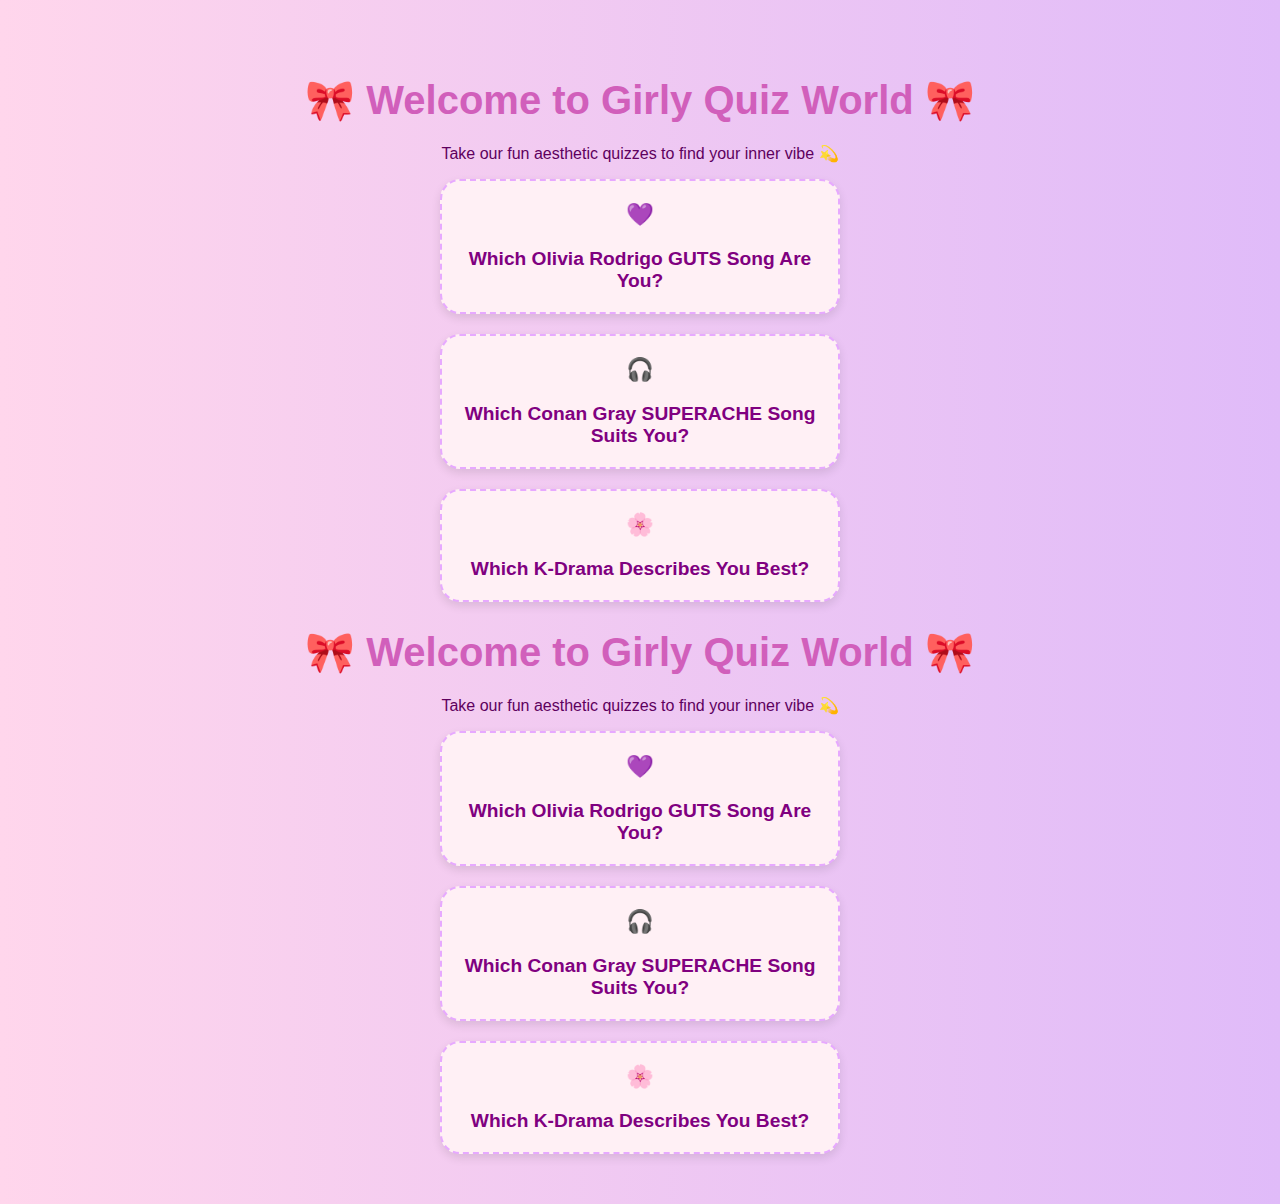
<file: Index.html>
<!DOCTYPE html>
<html lang="en">
<head>
  <meta charset="UTF-8" />
  <meta name="viewport" content="width=device-width, initial-scale=1.0"/>
  <title>Girly Quiz World 💕</title>
  <link rel="stylesheet" href="style.css" />
  <style>
    body {
      font-family: 'Comic Sans MS', cursive, sans-serif;
      background: linear-gradient(to right, #ffd6ec, #e0bbf9);
      text-align: center;
      padding: 30px;
      color: #5e005e;
    }

    h1 {
      font-size: 2.5em;
      margin-bottom: 20px;
    }

    .quiz-links {
      display: flex;
      flex-direction: column;
      gap: 20px;
      max-width: 400px;
      margin: 0 auto;
    }

    .quiz-box {
      background-color: #fff0f5;
      border: 2px dashed #e7a9ff;
      padding: 20px;
      border-radius: 20px;
      box-shadow: 0 4px 10px rgba(0,0,0,0.1);
      transition: 0.3s;
    }

    .quiz-box:hover {
      transform: scale(1.05);
      background-color: #ffe9fc;
    }

    .quiz-box a {
      text-decoration: none;
      color: #800080;
      font-weight: bold;
      font-size: 1.2em;
    }

    .emoji {
      font-size: 1.4em;
    }
  </style>
</head>
<body>
  <h1>🎀 Welcome to Girly Quiz World 🎀</h1>
  <p>Take our fun aesthetic quizzes to find your inner vibe 💫</p>

  <div class="quiz-links">
    <div class="quiz-box">
      <span class="emoji">💜</span> 
      <a href="quiz1.html">Which Olivia Rodrigo GUTS Song Are You?</a>
    </div>

    <div class="quiz-box">
      <span class="emoji">🎧</span> 
      <a href="quiz2.html">Which Conan Gray SUPERACHE Song Suits You?</a>
    </div>

    <div class="quiz-box">
      <span class="emoji">🌸</span> 
      <a href="quiz3.html">Which K-Drama Describes You Best?</a>
    </div>
  </div>
</body>
</html><!DOCTYPE html>
<html lang="en">
<head>
  <meta charset="UTF-8" />
  <meta name="viewport" content="width=device-width, initial-scale=1.0"/>
  <title>Girly Quiz World 💕</title>
  <link rel="stylesheet" href="style.css" />
  <style>
    body {
      font-family: 'Comic Sans MS', cursive, sans-serif;
      background: linear-gradient(to right, #ffd6ec, #e0bbf9);
      text-align: center;
      padding: 30px;
      color: #5e005e;
    }

    h1 {
      font-size: 2.5em;
      margin-bottom: 20px;
    }

    .quiz-links {
      display: flex;
      flex-direction: column;
      gap: 20px;
      max-width: 400px;
      margin: 0 auto;
    }

    .quiz-box {
      background-color: #fff0f5;
      border: 2px dashed #e7a9ff;
      padding: 20px;
      border-radius: 20px;
      box-shadow: 0 4px 10px rgba(0,0,0,0.1);
      transition: 0.3s;
    }

    .quiz-box:hover {
      transform: scale(1.05);
      background-color: #ffe9fc;
    }

    .quiz-box a {
      text-decoration: none;
      color: #800080;
      font-weight: bold;
      font-size: 1.2em;
    }

    .emoji {
      font-size: 1.4em;
    }
  </style>
</head>
<body>
  <h1>🎀 Welcome to Girly Quiz World 🎀</h1>
  <p>Take our fun aesthetic quizzes to find your inner vibe 💫</p>

  <div class="quiz-links">
    <div class="quiz-box">
      <span class="emoji">💜</span> 
      <a href="quiz1.html">Which Olivia Rodrigo GUTS Song Are You?</a>
    </div>

    <div class="quiz-box">
      <span class="emoji">🎧</span> 
      <a href="quiz2.html">Which Conan Gray SUPERACHE Song Suits You?</a>
    </div>

    <div class="quiz-box">
      <span class="emoji">🌸</span> 
      <a href="quiz3.html">Which K-Drama Describes You Best?</a>
    </div>
  </div>
</body>
</html>
</file>
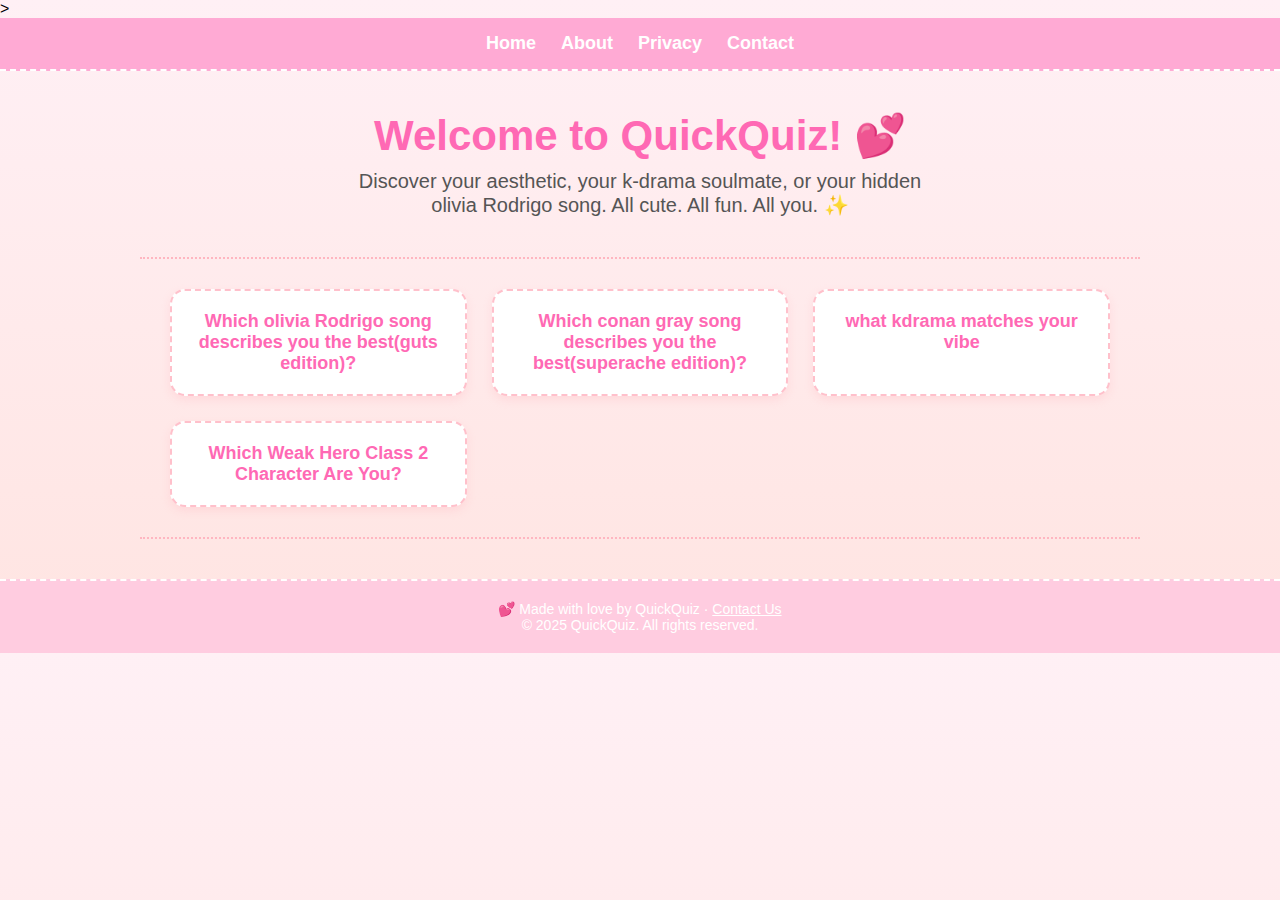
<file: index.html>
<!DOCTYPE html>
<html lang="en">
<head>
  <meta charset="UTF-8" />
  <meta name="viewport" content="width=device-width, initial-scale=1.0"/>
  <title>QuickQuiz 💕</title>

  <style>
    /* 🌸 Base Styling */
    * {
      margin: 0;
      padding: 0;
      box-sizing: border-box;
    }

    body {
      background: linear-gradient(to bottom, #fff0f5, #ffe4e1);
      font-family: 'Comic Sans MS', cursive, sans-serif;
      overflow-x: hidden;
    }

    /* 🌈 Navbar */
    nav {
      background-color: #ffaad4;
      display: flex;
      flex-wrap: wrap;
      justify-content: center;
      gap: 25px;
      padding: 15px 0;
      border-bottom: 2px dashed white;
      position: sticky;
      top: 0;
      z-index: 1000;
    }

    nav a {
      text-decoration: none;
      color: #fff;
      font-weight: bold;
      font-size: 18px;
      transition: color 0.3s ease;
    }

    nav a:hover {
      color: #ffe5f0;
    }

    /* 💫 Header */
    header {
      text-align: center;
      padding: 40px 20px;
    }

    header h1 {
      color: #ff69b4;
      font-size: 42px;
      margin-bottom: 10px;
    }

    header p {
      font-size: 20px;
      color: #555;
      max-width: 600px;
      margin: 0 auto;
    }

    /* 🧁 Quiz Section */
    .quiz-section {
      display: grid;
      grid-template-columns: repeat(auto-fit, minmax(250px, 1fr));
      gap: 25px;
      padding: 30px;
      margin: 0 auto;
      max-width: 1000px;
      border-top: 2px dotted #ffb6c1;
      border-bottom: 2px dotted #ffb6c1;
    }

    .quiz-card {
      background-color: #fff;
      border: 2px dashed #ffc0cb;
      padding: 20px;
      text-align: center;
      border-radius: 15px;
      box-shadow: 0 4px 8px rgba(255, 182, 193, 0.3);
    
    }

    .quiz-card:hover {
      transform: scale(1.05);
    }

  
    

    .quiz-card h3 {
      color: #ff69b4;
      font-size: 18px;
    }

    .quiz-card a {
      color: #ff69b4;
      text-decoration: none;
    }




    /* 💖 Footer */
    footer {
      background-color: #ffcce0;
      color: #fff;
      text-align: center;
      padding: 20px;
      font-size: 14px;
      margin-top: 40px;
      border-top: 2px dashed #fff;
    }

    footer a {
      color: #fff;
      text-decoration: underline;
    }

    
  </style>
</head>
<body>

  >

  <!-- 🌸 Navbar -->
  <nav>
    <a href="index.html">Home</a>
    <a href="about.html">About</a>
    <a href="privacy.html">Privacy</a>
    <a href="contact.html">Contact</a>
  </nav>

  <!-- 💖 Header -->
  <header>
    <h1>Welcome to QuickQuiz! 💕</h1>
    <p>Discover your aesthetic, your k-drama soulmate, or your hidden olivia Rodrigo song. All cute. All fun. All you. ✨</p>
  </header>

  <!-- 🎀 Quiz Grid -->
  <section class="quiz-section">
    <div class="quiz-card">
      
      <h3><a href="quiz1.html">Which olivia Rodrigo song describes you the best(guts edition)?</a></h3>
    </div>
    <div class="quiz-card">
      
      <h3><a href="quiz2.html">Which conan gray song describes you the best(superache edition)?</a></h3>
    </div>
    <div class="quiz-card">
      
      <h3><a href="quiz3.html">what kdrama matches your vibe</a></h3>
    </div>
    <div class="quiz-card">
  
  <h3><a href="quiz4.html">Which Weak Hero Class 2 Character Are You?</a></h3>
    </div>

  </section>

  <!-- 🌈 Footer -->
  <footer>
    <p>💕 Made with love by QuickQuiz &middot; <a href="contact.html">Contact Us</a></p>
    <p>&copy; 2025 QuickQuiz. All rights reserved.</p>
  </footer>

</body>
  </html>
</file>
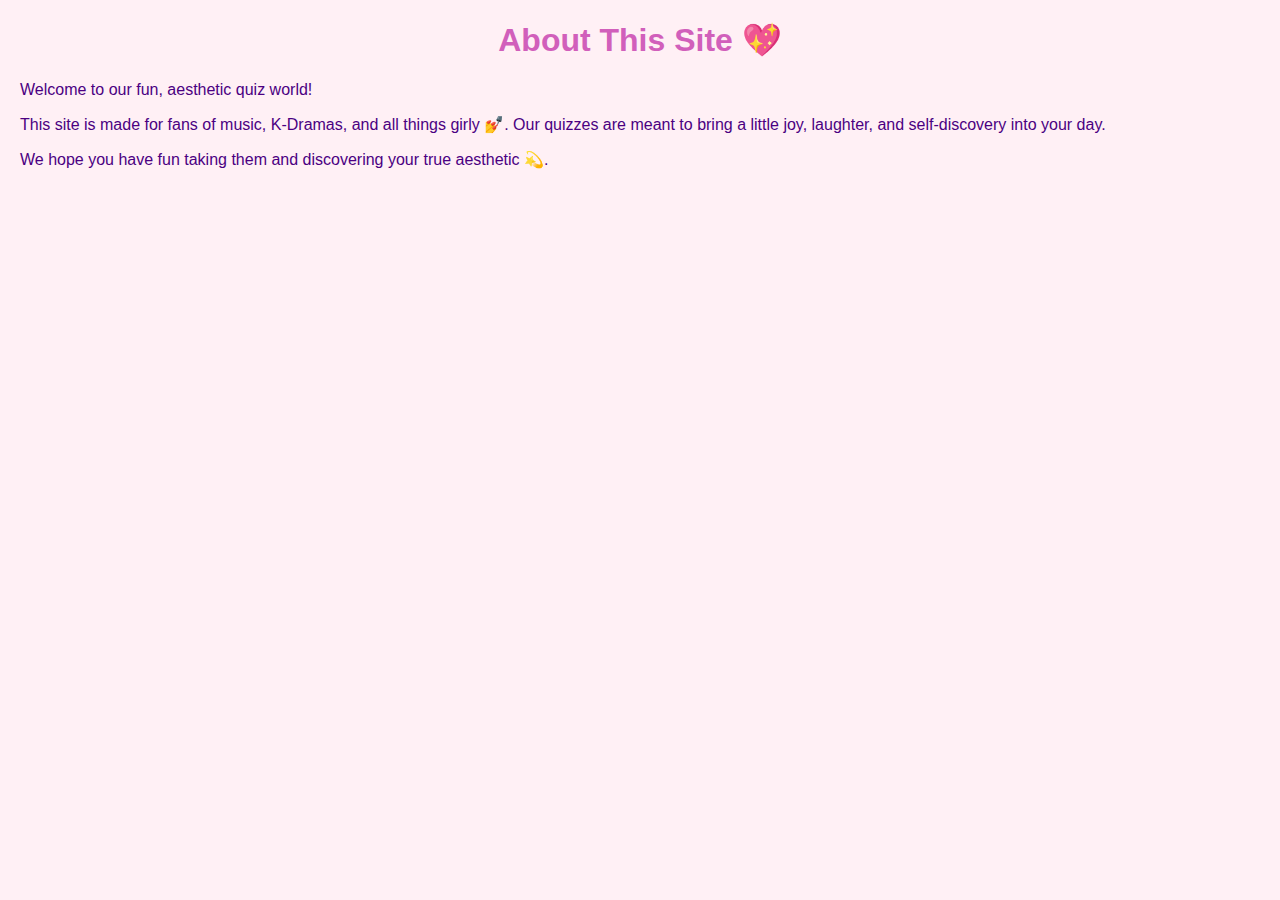
<file: about.html>
<!DOCTYPE html>
<html lang="en">
<head>
  <meta charset="UTF-8">
  <title>About</title>
  <link rel="stylesheet" href="style.css">
</head>
<body>
  <h1>About This Site 💖</h1>
  <p>Welcome to our fun, aesthetic quiz world!</p>
  <p>This site is made for fans of music, K-Dramas, and all things girly 💅. Our quizzes are meant to bring a little joy, laughter, and self-discovery into your day.</p>
  <p>We hope you have fun taking them and discovering your true aesthetic 💫.</p>
</body>
</html>
</file>
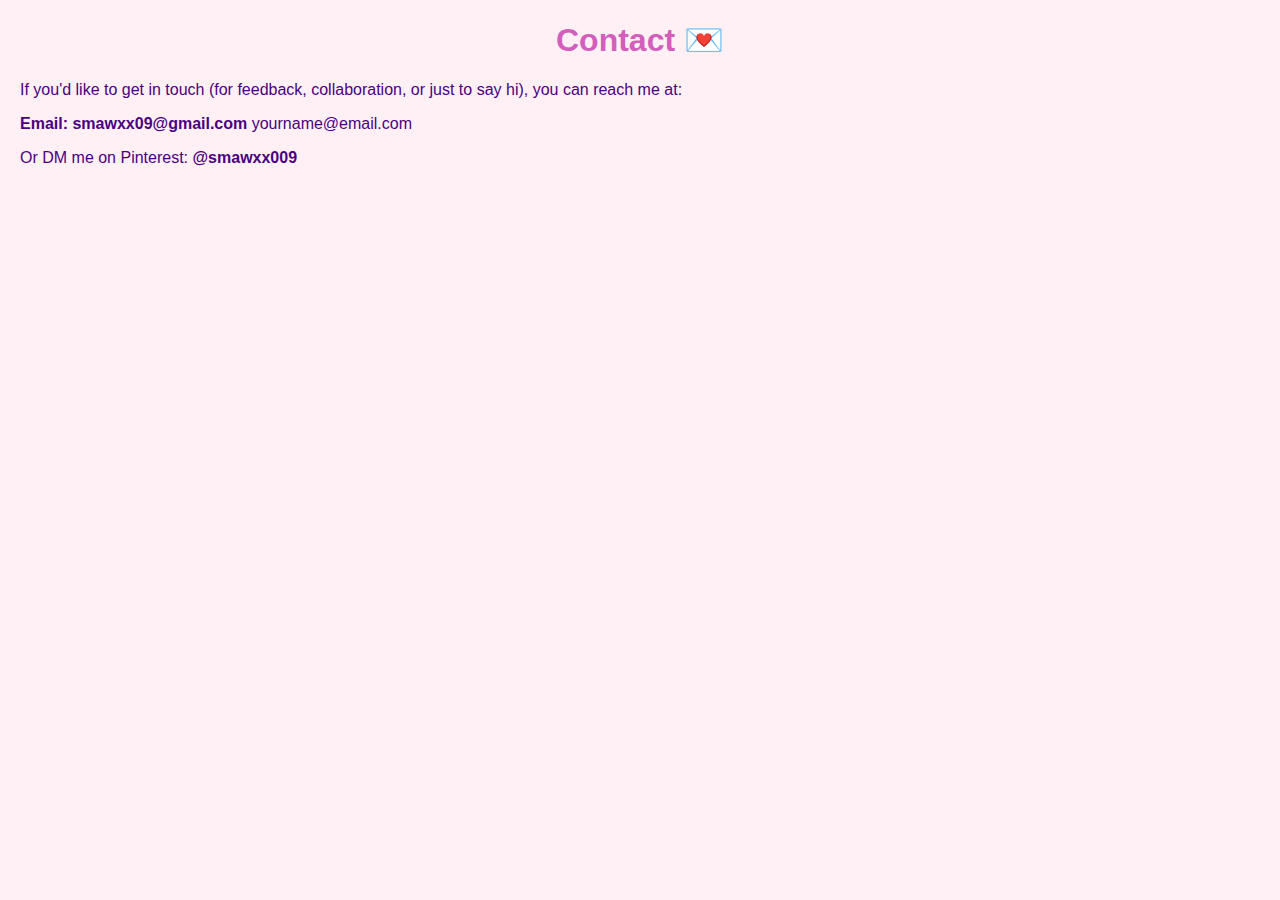
<file: contact.html>
<!DOCTYPE html>
<html lang="en">
<head>
  <meta charset="UTF-8">
  <title>Contact</title>
  <link rel="stylesheet" href="style.css">
</head>
<body>
  <h1>Contact 💌</h1>
  <p>If you'd like to get in touch (for feedback, collaboration, or just to say hi), you can reach me at:</p>
  <p><strong>Email: smawxx09@gmail.com</strong> yourname@email.com</p>
  <p>Or DM me on Pinterest: <strong>@smawxx009</strong></p>
</body>
</html>
</file>
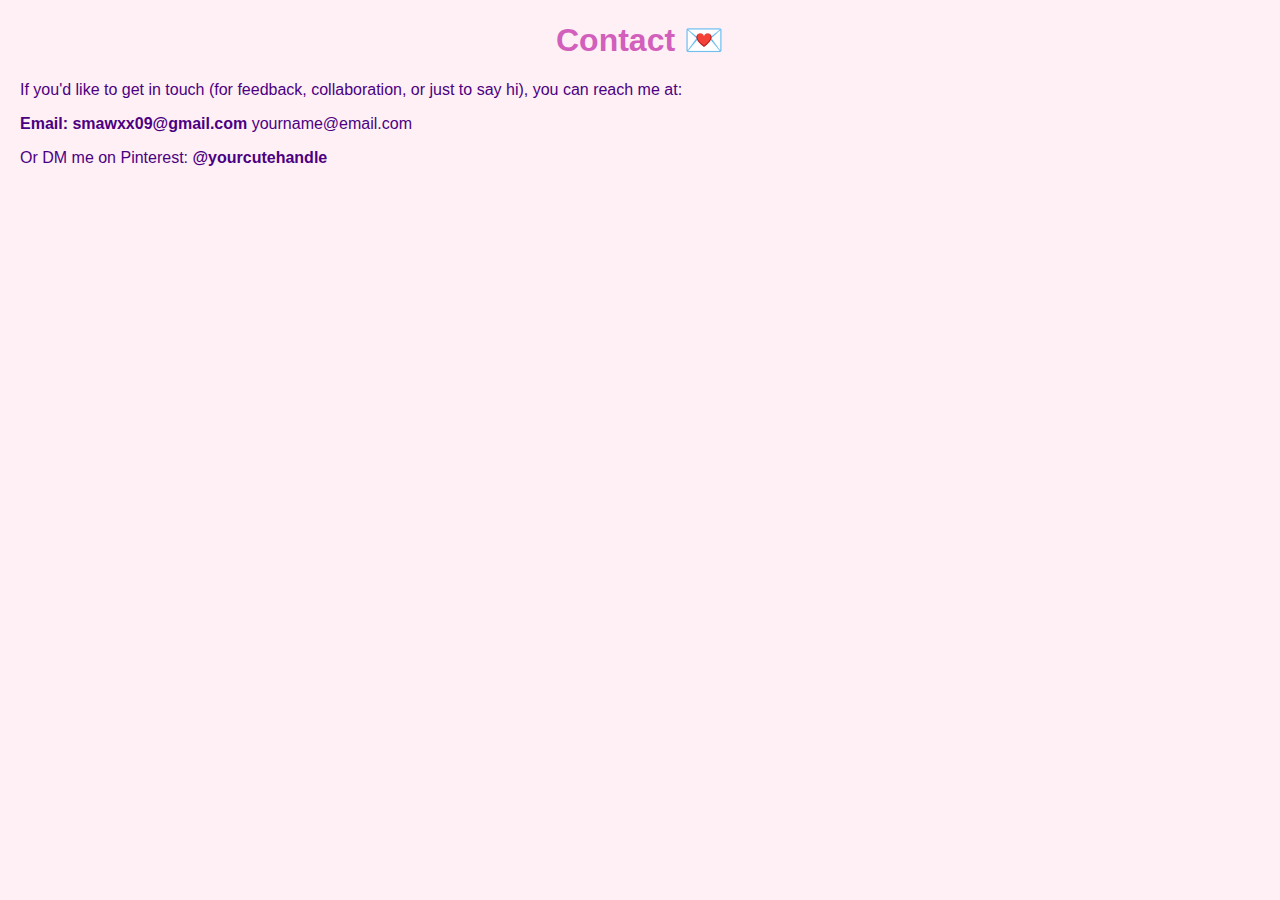
<file: Contact.html>
<!DOCTYPE html>
<html lang="en">
<head>
  <meta charset="UTF-8">
  <title>Contact</title>
  <link rel="stylesheet" href="style.css">
</head>
<body>
  <h1>Contact 💌</h1>
  <p>If you'd like to get in touch (for feedback, collaboration, or just to say hi), you can reach me at:</p>
  <p><strong>Email: smawxx09@gmail.com</strong> yourname@email.com</p>
  <p>Or DM me on Pinterest: <strong>@yourcutehandle</strong></p>
</body>
</html>
</file>
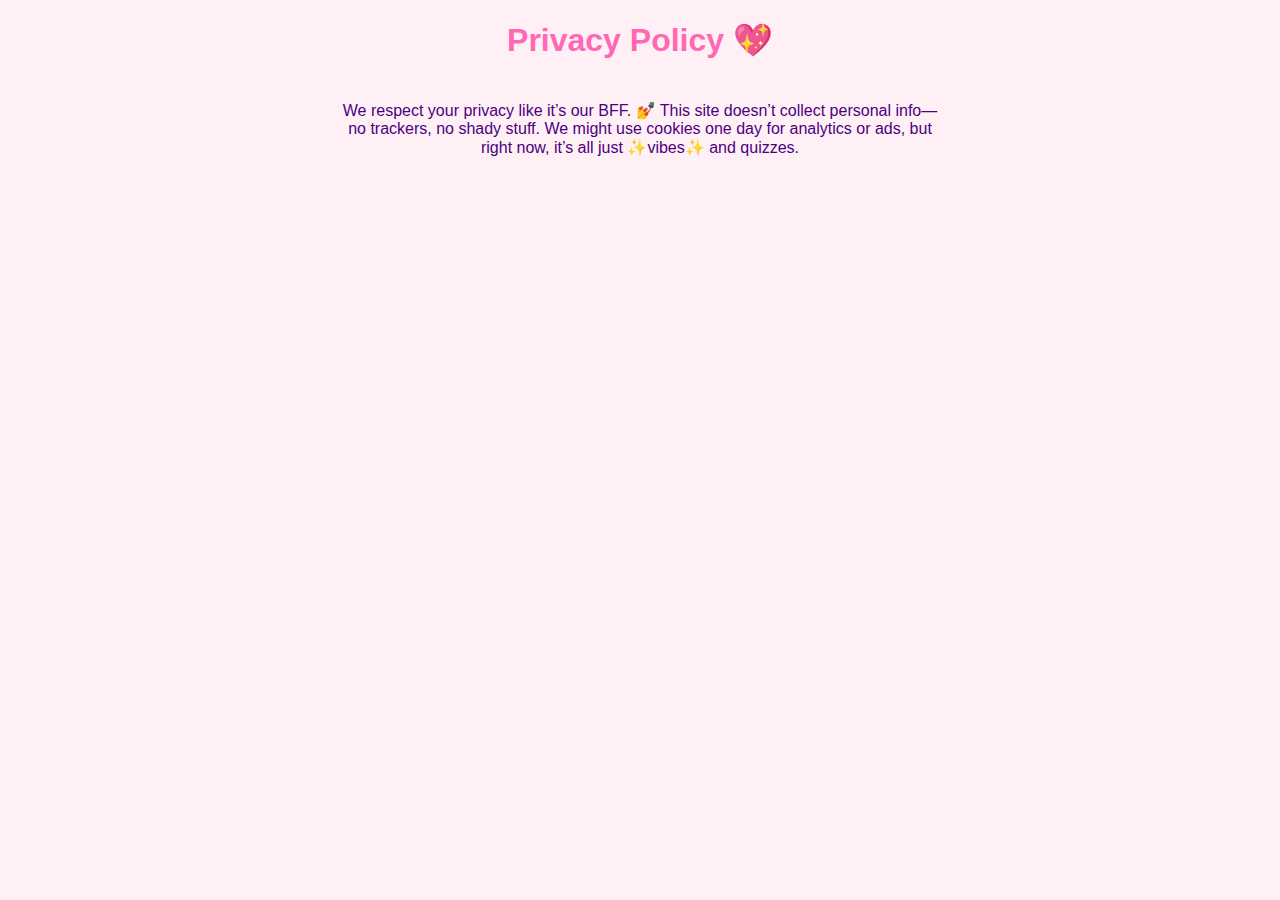
<file: privacy.html>
<!DOCTYPE html>
<html lang="en">
<head>
  <meta charset="UTF-8">
  <title>Privacy Policy</title>
  <link rel="stylesheet" href="style.css">
</head>
<body><h1 style="text-align:center; color:#ff69b4;">Privacy Policy 💖</h1>
<p style="text-align:center; max-width:600px; margin:0 auto; padding:20px;">
We respect your privacy like it’s our BFF. 💅 This site doesn’t collect personal info—no trackers, no shady stuff. We might use cookies one day for analytics or ads, but right now, it’s all just ✨vibes✨ and quizzes.
</p></p>
</body>
</html>
</file>
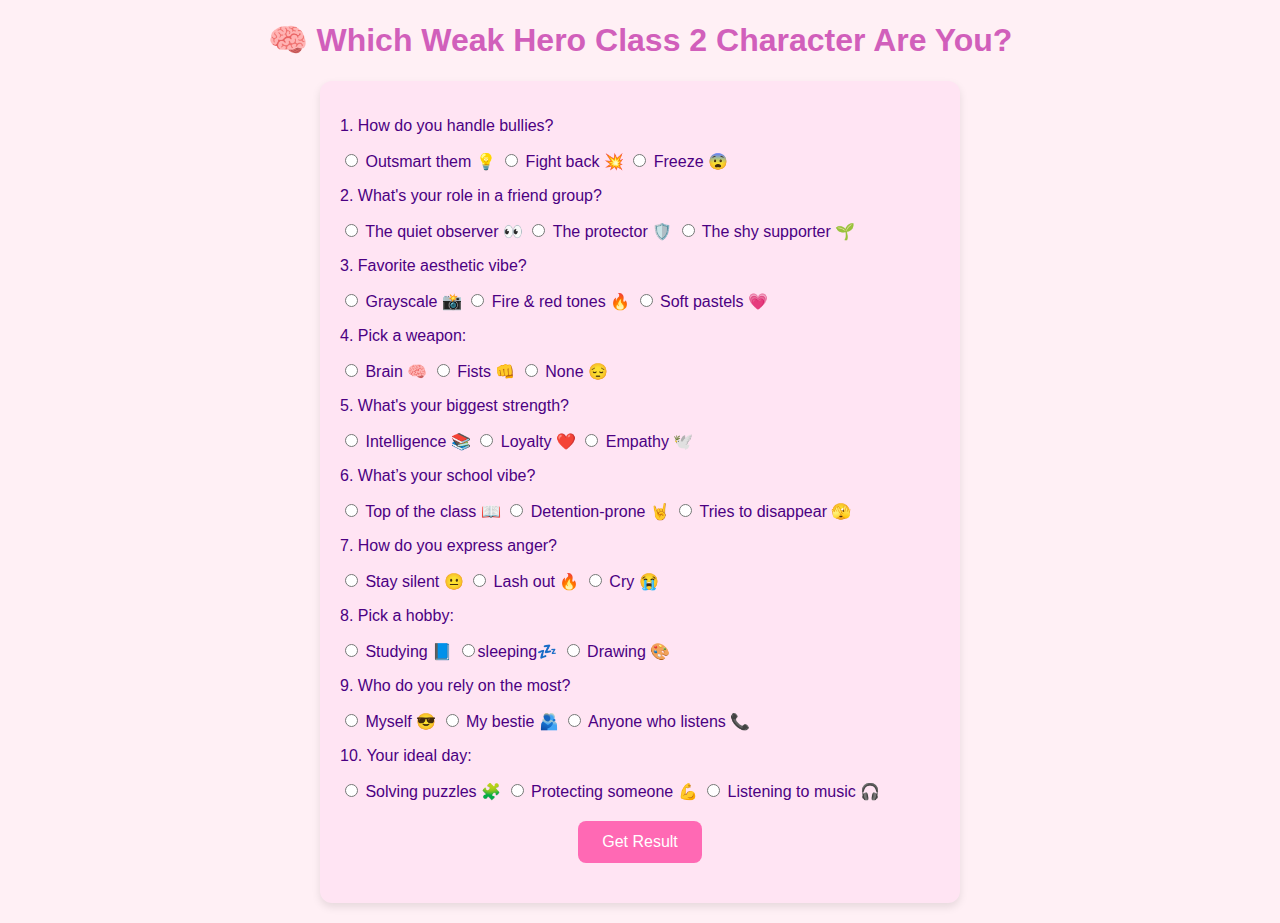
<file: quiz4.html>
<!DOCTYPE html>
<html lang="en">
<head>
  <meta charset="UTF-8">
  <title>Which Weak Hero Class 2 Character Are You?</title>
  <link rel="stylesheet" href="style.css">
</head>
<body>
  <div class="quiz-container">
    <h1>🧠 Which Weak Hero Class 2 Character Are You?</h1>
    <form id="quiz4">
      <div class="question">
        <p>1. How do you handle bullies?</p>
        <label><input type="radio" name="q1" value="Yeon sieun"> Outsmart them 💡</label>
        <label><input type="radio" name="q1" value="Sooho"> Fight back 💥</label>
        <label><input type="radio" name="q1" value="jun tae"> Freeze 😨</label>
      </div>
      <div class="question">
        <p>2. What's your role in a friend group?</p>
        <label><input type="radio" name="q2" value="Yeon sieun"> The quiet observer 👀</label>
        <label><input type="radio" name="q2" value="Sooho"> The protector 🛡️</label>
        <label><input type="radio" name="q2" value="jun tae"> The shy supporter 🌱</label>
      </div>
      <div class="question">
        <p>3. Favorite aesthetic vibe?</p>
        <label><input type="radio" name="q3" value="Yeon sieun"> Grayscale 📸</label>
        <label><input type="radio" name="q3" value="Sooho"> Fire & red tones 🔥</label>
        <label><input type="radio" name="q3" value="jun tae"> Soft pastels 💗</label>
      </div>
      <div class="question">
        <p>4. Pick a weapon:</p>
        <label><input type="radio" name="q4" value="Yeon sieun"> Brain 🧠</label>
        <label><input type="radio" name="q4" value="Sooho"> Fists 👊</label>
        <label><input type="radio" name="q4" value="jun tae"> None 😔</label>
      </div>
      <div class="question">
        <p>5. What's your biggest strength?</p>
        <label><input type="radio" name="q5" value="Yeon sieun"> Intelligence 📚</label>
        <label><input type="radio" name="q5" value="Sooho"> Loyalty ❤️</label>
        <label><input type="radio" name="q5" value="jun tae"> Empathy 🕊️</label>
      </div>
      <div class="question">
        <p>6. What’s your school vibe?</p>
        <label><input type="radio" name="q6" value="Yeon sieun"> Top of the class 📖</label>
        <label><input type="radio" name="q6" value="Sooho"> Detention-prone 🤘</label>
        <label><input type="radio" name="q6" value="jun tae"> Tries to disappear 🫣</label>
      </div>
      <div class="question">
        <p>7. How do you express anger?</p>
        <label><input type="radio" name="q7" value="Yeon sieun"> Stay silent 😐</label>
        <label><input type="radio" name="q7" value="Sooho"> Lash out 🔥</label>
        <label><input type="radio" name="q7" value="jun tae"> Cry 😭</label>
      </div>
      <div class="question">
        <p>8. Pick a hobby:</p>
        <label><input type="radio" name="q8" value="Yeon sieun"> Studying 📘</label>
        <label><input type="radio" name="q8" value="Sooho">sleeping💤</label>
        <label><input type="radio" name="q8" value="jun tae"> Drawing 🎨</label>
      </div>
      <div class="question">
        <p>9. Who do you rely on the most?</p>
        <label><input type="radio" name="q9" value="Yeon sieun"> Myself 😎</label>
        <label><input type="radio" name="q9" value="Sooho"> My bestie 🫂</label>
        <label><input type="radio" name="q9" value="jun tae"> Anyone who listens 📞</label>
      </div>
      <div class="question">
        <p>10. Your ideal day:</p>
        <label><input type="radio" name="q10" value="Yeon sieun"> Solving puzzles 🧩</label>
        <label><input type="radio" name="q10" value="Sooho"> Protecting someone 💪</label>
        <label><input type="radio" name="q10" value="jun tae"> Listening to music 🎧</label>
      </div>
      <button type="button" onclick="getResult(4)">Get Result</button>
    </form>
    <div id="result4" class="result"></div>
  </div>
  <script></script>
</body>
</html>
</file>
<file: style.css>
/* style.css */ body { font-family: 'Segoe UI', Tahoma, Geneva, Verdana, sans-serif; background-color: #fff0f5; color: #4b0082; margin: 20px; padding: 0; }

h1 { text-align: center; color: #d15fbb; }

form { max-width: 600px; margin: 0 auto; padding: 20px; background-color: #ffe4f3; border-radius: 12px; box-shadow: 0 4px 8px rgba(0,0,0,0.1); }


button { display: block; margin: 20px auto; background-color: #ff69b4; color: white; border: none; padding: 12px 24px; font-size: 1em; border-radius: 8px; cursor: pointer; transition: background-color 0.3s ease; }

button:hover { background-color: #ff85c1; }

p#result1, p#result2, p#result3 { font-size: 1.2em; text-align: center; margin-top: 20px; font-weight: bold; color: #8a2be2; }

a { display: block; text-align: center; margin-top: 20px; text-decoration: none; color: #6a0dad; font-weight: bold; }
</file>
